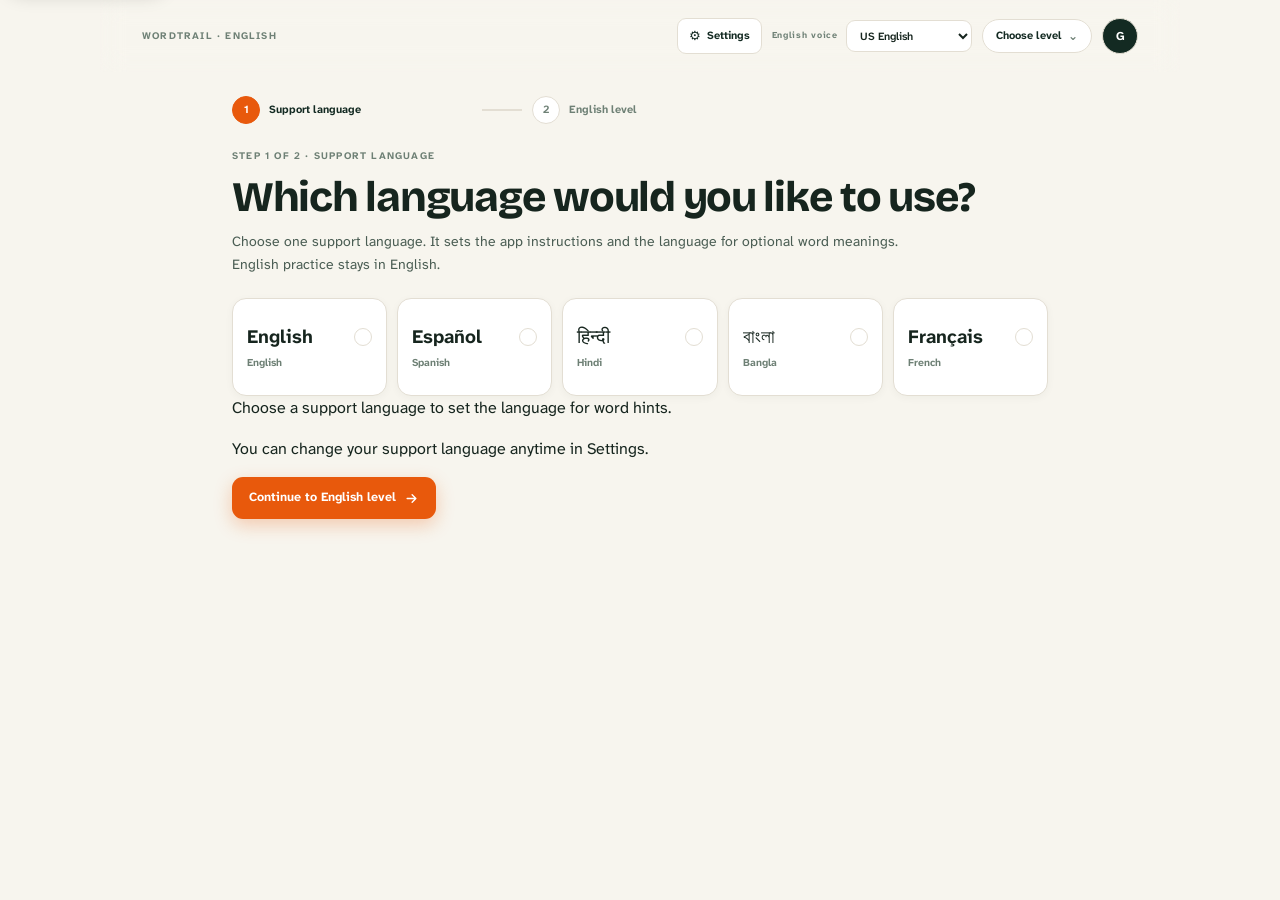
<file: supabase-app/index.html>
<!doctype html>
<html lang="en">
<head>
  <meta charset="utf-8">
  <!-- The public anon key is safe for browser use only with the RLS policies in schema.sql. Never add a service-role key here. -->
  <meta http-equiv="Content-Security-Policy" content="default-src 'self'; script-src 'self' https://cdn.jsdelivr.net; style-src 'self' 'unsafe-inline'; img-src 'self' data:; media-src 'self'; connect-src 'self' https://*.supabase.co wss://*.supabase.co; object-src 'none'; base-uri 'none'; form-action 'self'">
  <meta name="viewport" content="width=device-width, initial-scale=1">
  <meta name="theme-color" content="#173b32">
  <title>Wordtrail — English vocabulary practice</title>
  <link rel="stylesheet" href="./style.css">
</head>
<body>
  <a class="skip-link" href="#main-content" data-i18n="Skip to main content">Skip to main content</a>
  <div class="app-shell">
    <aside class="sidebar" aria-label="Main navigation">
      <div class="brand">
        <div class="brand-mark" aria-hidden="true"><svg viewBox="0 0 24 24"><path d="M19.5 4.5c-6.6.1-11 2.3-12.8 6.1-1.2 2.5-.3 5.5 2 6.6 2.5 1.2 5.7-.1 7.2-2.8 1.7-3.3 1.4-7.5 3.6-9.9Z" fill="none" stroke="currentColor" stroke-width="1.7" stroke-linecap="round"/><path d="M4.5 20c2.2-4.3 5.2-7 9-9" fill="none" stroke="currentColor" stroke-width="1.7" stroke-linecap="round"/></svg></div>
        <div class="brand-name">word<span>trail</span></div>
      </div>
      <div class="nav-caption" data-i18n="Your space">Your space</div>
      <nav class="nav-list" aria-label="Sections" data-nav-context="desktop">
        <button class="nav-button active" data-view="home" aria-label="Home" data-nav-context="desktop" data-i18n-aria="Home"><span class="nav-icon" aria-hidden="true"><svg viewBox="0 0 24 24"><path d="m3.5 10 8.5-7 8.5 7"/><path d="M5.5 9.5V21h13V9.5M9 21v-7h6v7"/></svg></span><span class="nav-label" data-i18n="Home">Home</span></button>
        <button class="nav-button" data-view="vocabulary" aria-label="Vocabulary" data-nav-context="desktop"><span class="nav-icon" aria-hidden="true">Aa</span><span class="nav-label">Vocabulary</span></button>
        <button class="nav-button" data-view="games" aria-label="Practice" data-nav-context="desktop" data-i18n-aria="Practice"><span class="nav-icon" aria-hidden="true"><svg viewBox="0 0 24 24"><path d="M8 5h8a5 5 0 0 1 4.8 6.4l-1.1 4.1a2.6 2.6 0 0 1-4.3 1.2L13.5 15h-3l-1.9 1.7a2.6 2.6 0 0 1-4.3-1.2l-1.1-4.1A5 5 0 0 1 8 5Z"/><path d="M7.5 9v4M5.5 11h4M16.5 10h.01M18.5 12.5h.01"/></svg></span><span class="nav-label" data-i18n="Practice">Practice</span></button>
        <button class="nav-button" data-view="explore" aria-label="Explore worlds" data-nav-context="desktop" data-i18n-aria="Explore worlds"><span class="nav-icon" aria-hidden="true"><svg viewBox="0 0 24 24"><path d="m3 6 6-3 6 3 6-3v15l-6 3-6-3-6 3z"/><path d="M9 3v15M15 6v15"/></svg></span><span class="nav-label" data-i18n="Explore worlds">Explore worlds</span></button>
        <button class="nav-button" data-view="nuance" aria-label="Nuance lab" data-nav-context="desktop" data-i18n-aria="Nuance lab"><span class="nav-icon" aria-hidden="true"><svg viewBox="0 0 24 24"><path d="M12 3.5 14.1 9l5.9.5-4.5 3.8 1.4 5.8-4.9-3.1-5 3.1 1.5-5.8L4 9.5 10 9z"/><path d="M19 16.5 20 19l2.5 1-2.5 1-1 2.5-1-2.5-2.5-1 2.5-1z"/></svg></span><span class="nav-label" data-i18n="Nuance lab">Nuance lab</span></button>
<button class="nav-button" data-view="academy" aria-label="Academy" data-nav-context="desktop" data-i18n-aria="Academy"><span class="nav-icon" aria-hidden="true"><svg viewBox="0 0 24 24"><path d="m2.5 9 9.5-5 9.5 5-9.5 5-9.5-5Z"/><path d="M6 11v5c3.7 2.4 8.3 2.4 12 0v-5M12 14v6"/></svg></span><span class="nav-label" data-i18n="Academy">Academy</span></button>

        <button class="nav-button" data-view="wordbook" aria-label="My wordbook" data-nav-context="desktop" data-i18n-aria="My wordbook"><span class="nav-icon" aria-hidden="true"><svg viewBox="0 0 24 24"><path d="M5 4.5A2.5 2.5 0 0 1 7.5 2H20v17H7.5A2.5 2.5 0 0 0 5 21.5z"/><path d="M5 4.5v17M8.5 6H16M8.5 10H16"/></svg></span><span class="nav-label" data-i18n="My wordbook">My wordbook</span></button>
      </nav>
      <div class="sidebar-spacer"></div>
      <div class="sidebar-journey">
        <div class="journey-top"><span data-i18n="YOUR STREAK">YOUR STREAK</span><span class="journey-flame">✦</span></div>
        <div class="journey-count"><span id="sidebar-streak">0</span> <span data-i18n="days">days</span></div>
        <div class="journey-caption">A gentle record of your practice. Your progress stays, even when you take a break.</div>
      </div>
      <div class="sidebar-bottom">Every round is optional.<br />Your pace is yours.</div>
    </aside>
    <div class="main-column">
      <header class="topbar">
        <span class="topbar-label">WORDTRAIL<span class="topbar-label-separator"> · ENGLISH</span></span>
        <div class="topbar-tools">
          <details class="quick-settings" id="quick-settings"><summary data-i18n="Settings" aria-label="Open settings" data-i18n-aria="Settings">Settings</summary>
            <div class="settings-panel" aria-label="Learning and display settings">
              <label><span data-i18n="App language">Interface language</span><select id="ui-language-select" aria-label="App language" data-i18n-aria="App language"><option value="en">English</option><option value="es">Español</option><option value="hi">हिन्दी</option><option value="bn">বাংলা</option><option value="fr">Français</option></select><small class="settings-help" data-i18n="App instructions and controls">App instructions and controls</small></label>
              <label><span data-i18n="Word hints &amp; pronunciation">Gloss &amp; speech language</span><select id="gloss-language-select" aria-label="Word hints and pronunciation language" data-i18n-aria="Word hints &amp; pronunciation"><option value="en" data-i18n="English (no extra word meanings)">English (no extra word meanings)</option><option value="es">Español</option><option value="hi">हिन्दी</option><option value="bn">বাংলা</option><option value="fr">Français</option></select><small class="settings-help" data-i18n="Language for optional word meanings and their speech">Language for optional word meanings and their speech</small></label>
              <label class="settings-check"><input id="gloss-toggle" type="checkbox"><span data-i18n="Show optional word meanings">Show optional word meanings</span></label>
              <div class="settings-actions"><button class="btn btn-outline btn-small" id="theme-toggle" data-action="toggle-theme" aria-pressed="false">Dark theme</button><button class="btn btn-outline btn-small" id="sound-toggle" data-action="toggle-sound" aria-pressed="false">Answer sounds: off</button></div>
            </div>
          </details>
          <label class="accent-control" for="accent-select"><span class="accent-control-label" data-i18n="English voice">EN VOICE</span><select id="accent-select" aria-label="English pronunciation accent" data-i18n-aria="English pronunciation accent"><option value="en-US">US English</option><option value="en-GB">UK English</option><option value="en-AU">Australian English</option><option value="en-IN">Indian English</option><option value="en-CA">Canadian English</option><option value="en-IE">Irish English</option></select></label>
          <button class="level-switch" data-action="change-level" aria-label="Change your starting level" data-i18n-aria="Change your starting level"><span id="level-switch-label">Choose level</span><span aria-hidden="true">⌄</span></button>
          <button class="auth-button" id="auth-button" type="button" aria-label="Account: guest mode" aria-haspopup="dialog">G</button>
        </div>
      </header>
      <main id="main-content" tabindex="-1"></main>
    </div>
    <nav class="mobile-nav" aria-label="Mobile navigation" data-nav-context="mobile">
      <button class="nav-button active" data-view="home" aria-label="Home" data-nav-context="mobile" data-i18n-aria="Home"><span class="nav-icon" aria-hidden="true"><svg viewBox="0 0 24 24"><path d="m3.5 10 8.5-7 8.5 7"/><path d="M5.5 9.5V21h13V9.5M9 21v-7h6v7"/></svg></span><span class="nav-label" data-i18n="Home">Home</span></button>
      <button class="nav-button" data-view="vocabulary" aria-label="Vocabulary" data-nav-context="mobile"><span class="nav-icon" aria-hidden="true">Aa</span><span class="nav-label">Vocabulary</span></button>
        <button class="nav-button" data-view="games" aria-label="Practice" data-nav-context="mobile" data-i18n-aria="Practice"><span class="nav-icon" aria-hidden="true"><svg viewBox="0 0 24 24"><path d="M8 5h8a5 5 0 0 1 4.8 6.4l-1.1 4.1a2.6 2.6 0 0 1-4.3 1.2L13.5 15h-3l-1.9 1.7a2.6 2.6 0 0 1-4.3-1.2l-1.1-4.1A5 5 0 0 1 8 5Z"/><path d="M7.5 9v4M5.5 11h4M16.5 10h.01M18.5 12.5h.01"/></svg></span><span class="nav-label" data-i18n="Practice">Practice</span></button>
      <button class="nav-button" data-view="explore" aria-label="Explore worlds" data-nav-context="mobile" data-i18n-aria="Explore worlds"><span class="nav-icon" aria-hidden="true"><svg viewBox="0 0 24 24"><path d="m3 6 6-3 6 3 6-3v15l-6 3-6-3-6 3z"/><path d="M9 3v15M15 6v15"/></svg></span><span class="nav-label" data-i18n="Worlds">Worlds</span></button>
      <button class="nav-button" data-view="nuance" aria-label="Nuance lab" data-nav-context="mobile" data-i18n-aria="Nuance lab"><span class="nav-icon" aria-hidden="true"><svg viewBox="0 0 24 24"><path d="M12 3.5 14.1 9l5.9.5-4.5 3.8 1.4 5.8-4.9-3.1-5 3.1 1.5-5.8L4 9.5 10 9z"/><path d="M19 16.5 20 19l2.5 1-2.5 1-1 2.5-1-2.5-2.5-1 2.5-1z"/></svg></span><span class="nav-label" data-i18n="Nuance lab">Nuance</span></button>
<button class="nav-button" data-view="academy" aria-label="Academy" data-nav-context="mobile" data-i18n-aria="Academy"><span class="nav-icon" aria-hidden="true"><svg viewBox="0 0 24 24"><path d="m2.5 9 9.5-5 9.5 5-9.5 5-9.5-5Z"/><path d="M6 11v5c3.7 2.4 8.3 2.4 12 0v-5M12 14v6"/></svg></span><span class="nav-label" data-i18n="Academy">Academy</span></button>

    </nav>
  </div>
  <div class="toast" id="toast" role="status" aria-live="polite"></div>

  <dialog class="auth-dialog" id="auth-dialog" aria-labelledby="auth-title">
    <form class="auth-form" id="auth-form">
      <div class="auth-dialog-heading"><div><div class="eyebrow">WORDTRAIL ACCOUNT</div><h2 id="auth-title">Save your trail</h2></div><button class="auth-close" id="auth-close" type="button" aria-label="Close sign-in dialog">×</button></div>
      <p class="auth-description" id="auth-description">Sign in to sync your profile, streak, quiz scores, and wordbook. Guest play stays on this device.</p>
      <label for="auth-email">Email address</label><input id="auth-email" type="email" autocomplete="email" maxlength="254" required>
      <label for="auth-password">Password</label><input id="auth-password" type="password" autocomplete="current-password" minlength="8" maxlength="128" required>
      <label for="auth-username">Display name <span class="auth-optional">(for new accounts)</span></label><input id="auth-username" type="text" autocomplete="nickname" maxlength="40">
      <label class="auth-sync-option"><input id="sync-guest" type="checkbox" checked><span>Sync this browser’s guest progress to my account</span></label>
      <div class="auth-actions"><button class="btn btn-primary btn-small" id="auth-signin" type="submit">Sign in</button><button class="btn btn-outline btn-small" id="auth-signup" type="button">Create account</button><button class="btn btn-outline btn-small" id="auth-sync-now" type="button" hidden>Sync guest data</button><button class="btn btn-quiet btn-small" id="auth-signout" type="button" hidden>Sign out</button></div>
      <p class="auth-message" id="auth-message" role="status" aria-live="polite"></p>
      <p class="auth-config-note" id="auth-config-note">Cloud is optional. Add your Supabase project URL and public anon key in js/config.js to enable accounts.</p>
    </form>
  </dialog>
  <script type="module" src="./js/app.js"></script>
</body>
</html>
</file>
<file: supabase-app/style.css>
/* ==========================================================================
   WORDTRAIL — THE TRAIL MAP DESIGN SYSTEM
   Bespoke typographic wayfinding & natural vocabulary practice
   ========================================================================== */

@font-face {
  font-family: 'Bricolage Grotesque';
  src: url('./fonts/bricolage-grotesque-latin.woff2') format('woff2');
  font-weight: 200 800;
  font-style: normal;
  font-display: swap;
}

@font-face {
  font-family: 'Atkinson Hyperlegible';
  src: url('./fonts/atkinson-hyperlegible-next-400.woff2') format('woff2');
  font-weight: 400;
  font-style: normal;
  font-display: swap;
}

@font-face {
  font-family: 'Atkinson Hyperlegible';
  src: url('./fonts/atkinson-hyperlegible-next-600.woff2') format('woff2');
  font-weight: 600;
  font-style: normal;
  font-display: swap;
}

@font-face {
  font-family: 'Atkinson Hyperlegible';
  src: url('./fonts/atkinson-hyperlegible-next-700.woff2') format('woff2');
  font-weight: 700;
  font-style: normal;
  font-display: swap;
}

:root {
  color-scheme: light;
  
  /* Brand Trail Palette */
  --ink: #16251e;
  --muted: #6b7d72;
  --forest: #132a22;        /* Alpine spruce */
  --forest-2: #1e3d31;      /* Forest canopy */
  --forest-light: #2b5443;
  --blaze: #e8590c;         /* Trail blaze signal orange */
  --blaze-hover: #f06a1c;
  --blaze-soft: rgba(232, 89, 12, 0.12);
  --lime: #d4e868;          /* Lichen moss */
  --mint: #e8f3ea;          /* Glade mint */
  --paper: #f7f5ee;         /* Field notebook topo paper */
  --white: #ffffff;
  --line: #e3ded3;          /* Contour line border */
  --line-strong: #c8c1b3;
  
  /* Surfaces */
  --surface-card: #ffffff;
  --surface-soft: #fbf9f4;
  --surface-raised: #f2eee4;
  --surface-subtle: #faf7f0;
  --input-surface: #ffffff;
  
  /* Text */
  --text-primary: #16251e;
  --text-secondary: #4a5d53;
  --text-muted: #6e8075;
  --text-subtle: #899c91;
  --accent-text: #20563e;
  --accent-surface: #edf4ec;
  
  /* Status */
  --success-surface: #edf7ee;
  --success-text: #216a3c;
  --error-surface: #fdf2ed;
  --error-text: #b83d1c;
  
  /* Accents */
  --coral: #e06d53;
  --blue: #4a8fa3;
  --gold: #d49a37;
  
  /* Geometry & Elevation */
  --radius-sm: 8px;
  --radius: 16px;
  --radius-lg: 20px;
  --shadow-sm: 0 2px 8px rgba(20, 42, 34, 0.04);
  --shadow: 0 10px 32px rgba(20, 42, 34, 0.07);
  --shadow-lg: 0 18px 48px rgba(20, 42, 34, 0.12);

  /* Typography */
  --font-display: 'Bricolage Grotesque', 'Atkinson Hyperlegible', system-ui, sans-serif;
  --font-body: 'Atkinson Hyperlegible', system-ui, -apple-system, BlinkMacSystemFont, "Segoe UI", sans-serif;
  font-family: var(--font-body);
  font-synthesis: none;
  text-rendering: optimizeLegibility;
  -webkit-font-smoothing: antialiased;
}

* { box-sizing: border-box; }

::selection {
  background: var(--blaze);
  color: #ffffff;
}

::-webkit-scrollbar {
  width: 8px;
  height: 8px;
}
::-webkit-scrollbar-track {
  background: var(--paper);
}
::-webkit-scrollbar-thumb {
  background: var(--line-strong);
  border-radius: 4px;
}
::-webkit-scrollbar-thumb:hover {
  background: var(--text-muted);
}

body {
  margin: 0;
  min-width: 320px;
  background: var(--paper);
  color: var(--ink);
  line-height: 1.55;
  font-family: var(--font-body);
}

h1, h2, h3, .brand-name, .hero-card h2, .page-header h1, .welcome-row h1, .summary-card h1, .question-card h1, .stat-value, .journey-count, .academy-page-header h1, .academy-class-top h1, .academy-subpage-header h1 {
  font-family: var(--font-display);
  letter-spacing: -0.03em;
  font-weight: 760;
}

button { font: inherit; color: inherit; }
button:focus-visible, a:focus-visible, input:focus-visible, select:focus-visible, textarea:focus-visible {
  outline: 2px solid var(--blaze);
  outline-offset: 2px;
}

.skip-link {
  position: fixed;
  top: 10px;
  left: 10px;
  z-index: 100;
  transform: translateY(-160%);
  padding: 10px 15px;
  border-radius: 10px;
  background: var(--blaze);
  color: #fff;
  font-size: 12px;
  font-weight: 760;
  text-decoration: none;
  box-shadow: 0 6px 20px rgba(0,0,0,.2);
  transition: transform .18s ease;
}
.skip-link:focus {
  transform: translateY(0);
  outline: 3px solid #fff;
  outline-offset: 2px;
}

.app-shell { min-height: 100vh; display: flex; }

/* --------------------------------------------------------------------------
   SIDEBAR & EXPEDITION BRAND
   -------------------------------------------------------------------------- */
.sidebar {
  width: 252px;
  position: fixed;
  inset: 0 auto 0 0;
  z-index: 10;
  display: flex;
  flex-direction: column;
  padding: 26px 18px 20px;
  background: var(--forest);
  background-image: 
    radial-gradient(circle at 100% 0%, rgba(212, 232, 104, 0.08) 0%, transparent 55%),
    linear-gradient(180deg, rgba(255,255,255,0.02) 0%, transparent 100%);
  color: #f5f8f2;
  border-right: 1px solid rgba(255,255,255,0.06);
}

.brand {
  display: flex;
  align-items: center;
  gap: 12px;
  padding: 0 10px;
  margin: 0 0 34px;
}
.brand-mark {
  width: 40px;
  height: 40px;
  border-radius: 12px;
  display: grid;
  place-items: center;
  background: var(--lime);
  color: var(--forest);
  box-shadow: 0 4px 14px rgba(212, 232, 104, 0.25);
  transition: transform 0.2s ease;
}
.brand-mark:hover { transform: rotate(-6deg) scale(1.04); }
.brand-mark svg { width: 24px; height: 24px; }
.brand-name {
  font-weight: 800;
  letter-spacing: -0.04em;
  font-size: 21px;
}
.brand-name span { color: var(--lime); }

.nav-caption {
  color: #92a89c;
  font-size: 9px;
  font-weight: 780;
  letter-spacing: 0.16em;
  padding: 0 12px;
  margin: 0 0 10px;
  text-transform: uppercase;
}
.nav-list { display: grid; gap: 5px; }
.nav-button {
  border: 0;
  color: #c9d8ce;
  width: 100%;
  border-radius: 12px;
  padding: 11px 12px;
  display: flex;
  align-items: center;
  gap: 12px;
  background: transparent;
  cursor: pointer;
  text-align: left;
  font-size: 13.5px;
  font-weight: 600;
  transition: background .16s ease, color .16s ease, transform .16s ease;
}
.nav-button:hover {
  background: rgba(255,255,255,.07);
  color: #fff;
  transform: translateX(2px);
}
.nav-button.active {
  color: var(--forest);
  background: var(--lime);
  font-weight: 750;
  box-shadow: 0 4px 14px rgba(0,0,0,0.12);
}
.nav-icon { display: grid; place-items: center; width: 20px; height: 20px; }
.nav-icon svg {
  width: 19px;
  height: 19px;
  stroke: currentColor;
  fill: none;
  stroke-width: 1.8;
  stroke-linecap: round;
  stroke-linejoin: round;
}

.sidebar-spacer { flex: 1; }

.sidebar-journey {
  padding: 16px;
  background: rgba(255,255,255,.06);
  border: 1px solid rgba(255,255,255,.1);
  border-radius: 16px;
  backdrop-filter: blur(8px);
}
.journey-top {
  display: flex;
  align-items: center;
  justify-content: space-between;
  font-size: 10px;
  font-weight: 750;
  letter-spacing: 0.1em;
  color: #b5c7bc;
}
.journey-flame { color: var(--lime); font-size: 15px; }
.journey-count {
  margin: 10px 0 4px;
  font-size: 26px;
  font-weight: 800;
  letter-spacing: -.04em;
  color: #fff;
}
.journey-caption {
  font-size: 11px;
  color: #b5c5bb;
  line-height: 1.45;
}
.sidebar-bottom {
  font-size: 10px;
  line-height: 1.45;
  color: #8fa498;
  padding: 14px 10px 0;
}

/* --------------------------------------------------------------------------
   TOPBAR & MAIN LAYOUT
   -------------------------------------------------------------------------- */
.main-column {
  margin-left: 252px;
  flex: 1;
  min-height: 100vh;
  min-width: 0;
}
.topbar {
  height: 72px;
  padding: 0 42px;
  display: flex;
  justify-content: space-between;
  align-items: center;
  gap: 14px;
  border-bottom: 1px solid var(--line);
  background: rgba(247, 245, 238, 0.85);
  backdrop-filter: blur(12px);
  position: sticky;
  top: 0;
  z-index: 20;
}
.topbar-label {
  color: var(--text-muted);
  font-size: 10px;
  letter-spacing: .12em;
  font-weight: 780;
  text-transform: uppercase;
}
.topbar-tools { display: flex; align-items: center; gap: 10px; }

.accent-control {
  display: flex;
  align-items: center;
  gap: 8px;
  color: var(--text-muted);
  font-size: 9px;
  font-weight: 780;
  letter-spacing: .08em;
}
.accent-control select {
  max-width: 126px;
  border: 1px solid var(--line);
  border-radius: 9px;
  background: var(--white);
  color: var(--text-primary);
  padding: 7px 9px;
  font: inherit;
  font-size: 11px;
  font-weight: 600;
  cursor: pointer;
}

.level-switch {
  display: inline-flex;
  align-items: center;
  gap: 6px;
  border: 1px solid var(--line);
  border-radius: 999px;
  padding: 7px 13px;
  background: var(--white);
  color: var(--forest);
  font-size: 11px;
  font-weight: 700;
  cursor: pointer;
  transition: background .16s ease, border-color .16s ease, transform .16s ease;
}
.level-switch:hover {
  background: var(--accent-surface);
  border-color: var(--accent-text);
  transform: translateY(-1px);
}
.level-switch span:last-child { color: var(--text-muted); font-size: 12px; }

main {
  max-width: 1260px;
  margin: 0 auto;
  padding: 24px 42px 72px;
}
.page {
  max-width: 1120px;
  margin: 0 auto;
  animation: enter .22s ease both;
}
@keyframes enter {
  from { opacity: .35; transform: translateY(6px); }
  to { opacity: 1; transform: translateY(0); }
}

.eyebrow {
  color: var(--text-muted);
  text-transform: uppercase;
  letter-spacing: .12em;
  font-weight: 780;
  font-size: 10px;
}
.welcome-row {
  display: flex;
  align-items: flex-end;
  justify-content: space-between;
  gap: 24px;
  margin: 4px 0 26px;
}
h1, h2, h3, p { margin-top: 0; }
.welcome-row h1 {
  margin: 8px 0 8px;
  font-size: clamp(32px, 3.8vw, 44px);
  line-height: 1.08;
  letter-spacing: -.04em;
  font-weight: 780;
}
.welcome-row h1 span { color: var(--text-muted); }
.welcome-row p {
  color: var(--text-secondary);
  line-height: 1.55;
  margin: 0;
  font-size: 14px;
  max-width: 540px;
}
.day-pill {
  display: inline-flex;
  align-items: center;
  gap: 8px;
  white-space: nowrap;
  padding: 8px 13px;
  border: 1px solid var(--line);
  background: var(--white);
  border-radius: 999px;
  color: var(--forest);
  font-size: 11px;
  font-weight: 700;
  box-shadow: var(--shadow-sm);
}
.day-pill .dot { width: 7px; height: 7px; border-radius: 50%; background: var(--blaze); }

/* --------------------------------------------------------------------------
   HERO WAYPOINT CARD
   -------------------------------------------------------------------------- */
.hero-card {
  position: relative;
  overflow: hidden;
  min-height: 240px;
  border-radius: var(--radius-lg);
  padding: 30px 34px;
  display: flex;
  justify-content: space-between;
  align-items: center;
  gap: 30px;
  background: var(--forest);
  background-image: 
    radial-gradient(ellipse at 85% 15%, rgba(212, 232, 104, 0.12) 0%, transparent 60%),
    radial-gradient(circle at 10% 90%, rgba(232, 89, 12, 0.1) 0%, transparent 50%);
  color: white;
  box-shadow: 0 16px 40px rgba(19, 42, 34, .16);
  border: 1px solid rgba(255,255,255,0.08);
}
.hero-copy { position: relative; z-index: 1; max-width: 580px; }
.hero-tag {
  display: inline-flex;
  border-radius: 999px;
  padding: 6px 11px;
  align-items: center;
  gap: 7px;
  color: #fff;
  background: var(--blaze);
  font-weight: 780;
  font-size: 9px;
  letter-spacing: .12em;
  text-transform: uppercase;
}
.hero-tag .spark { font-size: 11px; }
.hero-card h2 {
  font-size: clamp(24px, 2.6vw, 33px);
  line-height: 1.15;
  letter-spacing: -.04em;
  margin: 14px 0 10px;
  max-width: 480px;
}
.hero-card p {
  font-size: 13.5px;
  color: #c7d8ce;
  line-height: 1.6;
  margin: 0 0 18px;
  max-width: 480px;
}

/* Trail Buttons */
.btn {
  border: 0;
  display: inline-flex;
  align-items: center;
  justify-content: center;
  gap: 8px;
  cursor: pointer;
  border-radius: 11px;
  padding: 11px 17px;
  font-size: 12.5px;
  font-weight: 750;
  transition: transform .16s ease, box-shadow .16s ease, background .16s ease, border-color .16s ease;
}
.btn:hover { transform: translateY(-1px); }
.btn-primary {
  color: #fff;
  background: var(--blaze);
  box-shadow: 0 6px 18px rgba(232, 89, 12, .28);
}
.btn-primary:hover {
  background: var(--blaze-hover);
  box-shadow: 0 8px 22px rgba(232, 89, 12, .38);
}
.btn-light {
  color: var(--forest);
  background: #fff;
  box-shadow: 0 4px 14px rgba(0,0,0,0.08);
}
.btn-light:hover { background: #f6f8f4; }
.btn-quiet {
  background: var(--surface-raised);
  color: var(--text-primary);
  border: 1px solid var(--line);
}
.btn-quiet:hover { background: #e7e2d6; }
.btn-outline {
  background: transparent;
  color: var(--text-primary);
  border: 1px solid var(--line-strong);
}
.btn-outline:hover { background: var(--surface-raised); }
.btn-small { padding: 8px 12px; font-size: 11px; border-radius: 9px; }
.btn svg {
  width: 15px;
  height: 15px;
  stroke: currentColor;
  fill: none;
  stroke-width: 2.2;
  stroke-linecap: round;
  stroke-linejoin: round;
}

.hero-secondary {
  display: inline-block;
  border: 0;
  margin-left: 14px;
  padding: 8px 0;
  background: transparent;
  color: #d6e5dc;
  font-size: 11.5px;
  font-weight: 700;
  cursor: pointer;
}
.hero-secondary:hover { color: #fff; text-decoration: underline; }

.lesson-steps {
  flex: 0 0 210px;
  height: auto;
  display: grid;
  gap: 8px;
  align-content: center;
}
.lesson-step {
  display: flex;
  align-items: center;
  gap: 10px;
  padding: 10px 12px;
  color: #f1f6f1;
  background: rgba(255,255,255,.07);
  border: 1px solid rgba(255,255,255,.12);
  border-radius: 12px;
  font-size: 11px;
  font-weight: 680;
}
.lesson-step span {
  display: grid;
  place-items: center;
  width: 20px;
  height: 20px;
  border-radius: 6px;
  background: var(--lime);
  color: var(--forest);
  font-size: 10px;
  font-weight: 800;
}
.lesson-connector {
  width: 2px;
  height: 6px;
  margin: -6px 0 -6px 20px;
  background: var(--lime);
  opacity: 0.6;
}

/* --------------------------------------------------------------------------
   STATS & FIELD TRACKER
   -------------------------------------------------------------------------- */
.stats-grid {
  display: grid;
  grid-template-columns: repeat(3, 1fr);
  gap: 14px;
  margin: 18px 0 34px;
}
.stat-card {
  padding: 18px 20px;
  background: var(--white);
  border: 1px solid var(--line);
  border-radius: var(--radius);
  display: flex;
  align-items: center;
  justify-content: space-between;
  gap: 12px;
  box-shadow: var(--shadow-sm);
  transition: transform .18s ease, box-shadow .18s ease;
}
.stat-card:hover {
  transform: translateY(-2px);
  box-shadow: var(--shadow);
}
.stat-title { font-size: 11px; color: var(--text-muted); font-weight: 650; }
.stat-value { font-size: 24px; letter-spacing: -.03em; font-weight: 800; margin-top: 4px; color: var(--ink); }
.stat-suffix { color: var(--text-muted); font-size: 13px; font-weight: 600; }
.stat-icon {
  width: 38px;
  height: 38px;
  display: grid;
  place-items: center;
  border-radius: 11px;
  background: var(--mint);
  color: var(--forest);
  font-size: 17px;
}

.section-heading {
  display: flex;
  align-items: flex-end;
  justify-content: space-between;
  gap: 20px;
  margin: 0 0 16px;
}
.section-heading h2 { margin: 0 0 4px; font-size: 20px; letter-spacing: -.03em; }
.section-heading p { color: var(--text-secondary); margin: 0; font-size: 12.5px; line-height: 1.5; }
.text-button {
  border: 0;
  background: none;
  color: var(--accent-text);
  font-size: 12px;
  font-weight: 750;
  cursor: pointer;
  padding: 6px 0;
}
.text-button:hover { color: var(--forest); text-decoration: underline; }

/* --------------------------------------------------------------------------
   WORLDS & EXPLORATION
   -------------------------------------------------------------------------- */
.world-grid {
  display: grid;
  grid-template-columns: repeat(4, minmax(0, 1fr));
  gap: 14px;
}
.world-card {
  background: var(--white);
  border: 1px solid var(--line);
  border-radius: var(--radius);
  padding: 18px;
  min-width: 0;
  transition: transform .18s ease, box-shadow .18s ease, border-color .18s ease;
  box-shadow: var(--shadow-sm);
}
.world-card:hover {
  transform: translateY(-3px);
  box-shadow: var(--shadow);
  border-color: var(--line-strong);
}
.world-icon {
  width: 44px;
  height: 44px;
  border-radius: 12px;
  display: grid;
  place-items: center;
  font-size: 21px;
  margin-bottom: 12px;
}
.world-card h3 { font-size: 15px; margin: 0 0 6px; letter-spacing: -.02em; }
.world-card p { font-size: 11.5px; line-height: 1.5; color: var(--text-secondary); margin: 0; min-height: 35px; }
.world-progress-row {
  display: flex;
  justify-content: space-between;
  align-items: center;
  margin: 13px 0 7px;
  font-size: 10px;
  font-weight: 650;
  color: var(--text-muted);
}
.mini-track, .progress-track {
  background: var(--surface-raised);
  overflow: hidden;
  border-radius: 999px;
  height: 5px;
}
.mini-track span, .progress-track span {
  display: block;
  height: 100%;
  border-radius: inherit;
  background: var(--blaze);
  transition: width .25s ease;
}
.world-action {
  width: 100%;
  border: 0;
  padding: 11px 0 0;
  margin-top: 10px;
  border-top: 1px solid var(--line);
  display: flex;
  justify-content: space-between;
  align-items: center;
  cursor: pointer;
  background: transparent;
  color: var(--forest);
  font-size: 11px;
  font-weight: 760;
}
.world-action span:last-child { font-size: 15px; transition: transform .16s ease; }
.world-action:hover span:last-child { transform: translateX(3px); }

/* Explore Worlds View */
.explore-grid { display: grid; grid-template-columns: repeat(2, 1fr); gap: 16px; }
.explore-card {
  background: var(--white);
  border: 1px solid var(--line);
  border-radius: var(--radius);
  overflow: hidden;
  box-shadow: var(--shadow-sm);
  transition: transform .18s ease, box-shadow .18s ease;
}
.explore-card:hover { transform: translateY(-2px); box-shadow: var(--shadow); }
.explore-card-top {
  padding: 22px 22px 18px;
  display: flex;
  gap: 16px;
  align-items: flex-start;
}
.explore-card .world-icon { flex: 0 0 50px; height: 50px; margin: 0; border-radius: 14px; font-size: 24px; }
.explore-card h2 { font-size: 18px; margin: 0 0 6px; letter-spacing: -.02em; }
.explore-card p { color: var(--text-secondary); font-size: 12px; line-height: 1.55; margin: 0; }
.explore-card-bottom {
  padding: 14px 22px 18px;
  border-top: 1px solid var(--line);
  display: flex;
  justify-content: space-between;
  align-items: center;
  gap: 16px;
}
.scene-count { font-size: 11px; color: var(--text-muted); }
.scene-count strong { color: var(--ink); }

/* --------------------------------------------------------------------------
   WEEKLY FIELD CALENDAR STRIP
   -------------------------------------------------------------------------- */
.week-card {
  display: flex;
  align-items: center;
  justify-content: space-between;
  gap: 24px;
  background: var(--white);
  border: 1px solid var(--line);
  border-radius: var(--radius);
  padding: 18px 22px;
  margin: -16px 0 32px;
  box-shadow: var(--shadow-sm);
}
.week-copy { max-width: 360px; }
.week-copy h3 { font-size: 15px; letter-spacing: -.02em; margin: 5px 0 4px; }
.week-copy p { color: var(--text-secondary); font-size: 11px; line-height: 1.5; margin: 0; }
.week-days { display: flex; align-items: center; gap: 8px; }
.week-day {
  display: grid;
  justify-items: center;
  gap: 5px;
  color: var(--text-muted);
  font-size: 9px;
  font-weight: 700;
  min-width: 32px;
}
.week-day b {
  width: 28px;
  height: 28px;
  display: grid;
  place-items: center;
  border: 1px solid var(--line);
  border-radius: 50%;
  color: var(--text-secondary);
  background: var(--surface-soft);
  font-size: 10px;
  font-weight: 700;
  transition: all .2s ease;
}
.week-day.active b {
  border-color: var(--blaze);
  background: var(--blaze);
  color: #fff;
  animation: soft-pop .32s ease both;
}
.week-day.is-today b {
  outline: 2px solid var(--forest);
  outline-offset: 2px;
}
.week-day.future { opacity: .45; }

/* --------------------------------------------------------------------------
   GAME CARDS & PRACTICE LABS
   -------------------------------------------------------------------------- */
.game-grid { display: grid; grid-template-columns: repeat(2, minmax(0,1fr)); gap: 14px; }
.learning-grid { grid-template-columns: repeat(3, minmax(0,1fr)); }
.game-card {
  min-width: 0;
  display: flex;
  flex-direction: column;
  background: var(--white);
  border: 1px solid var(--line);
  border-radius: var(--radius);
  padding: 19px;
  transition: transform .18s ease, box-shadow .18s ease, border-color .18s ease;
  animation: card-rise .3s ease both;
  box-shadow: var(--shadow-sm);
}
.game-card:hover {
  transform: translateY(-2px);
  box-shadow: var(--shadow);
  border-color: var(--line-strong);
}
.game-card-top {
  display: flex;
  align-items: center;
  justify-content: space-between;
  gap: 7px;
  margin-bottom: 12px;
}
.game-icon {
  width: 42px;
  height: 42px;
  border-radius: 12px;
  display: grid;
  place-items: center;
  font-size: 21px;
  background: var(--game-tint);
}
.game-label {
  color: var(--text-muted);
  font-size: 8px;
  line-height: 1.2;
  letter-spacing: .08em;
  font-weight: 800;
  text-align: right;
  text-transform: uppercase;
}
.game-card h3 { font-size: 16px; letter-spacing: -.02em; margin: 0 0 6px; }
.game-card p { color: var(--text-secondary); font-size: 11.5px; line-height: 1.55; margin: 0; flex: 1; }
.game-goal {
  display: grid;
  gap: 4px;
  margin-top: 13px;
  padding: 10px 12px;
  border-radius: 10px;
  background: var(--surface-soft);
  border: 1px solid var(--line);
}
.game-goal strong { color: var(--text-muted); font-size: 8px; letter-spacing: .08em; text-transform: uppercase; }
.game-goal span { color: var(--text-primary); font-size: 10.5px; line-height: 1.5; font-weight: 600; }
.game-meta { display: flex; justify-content: space-between; gap: 7px; color: var(--text-muted); font-size: 9px; margin: 12px 0 10px; }
.game-play-button {
  min-height: 42px;
  border: 0;
  border-top: 1px solid var(--line);
  padding: 11px 0 0;
  background: transparent;
  color: var(--forest);
  font-size: 11px;
  font-weight: 750;
  display: flex;
  align-items: center;
  justify-content: space-between;
  cursor: pointer;
  text-align: left;
}
.game-play-button:hover { color: var(--blaze); }
.game-play-button span { font-size: 15px; transition: transform .18s ease; }
.game-play-button:hover span { transform: translateX(3px); }

/* Sampler Banner Card */
.sampler-card {
  display: grid;
  grid-template-columns: minmax(0,1fr) auto;
  align-items: center;
  gap: 16px 24px;
  background: var(--forest);
  background-image: radial-gradient(ellipse at 80% 20%, rgba(212, 232, 104, 0.1) 0%, transparent 60%);
  color: white;
  border-radius: var(--radius-lg);
  padding: 24px 28px;
  margin: -4px 0 20px;
  overflow: hidden;
  box-shadow: 0 12px 36px rgba(19, 42, 34, 0.14);
}
.sampler-card .eyebrow { color: #b7cebf; }
.sampler-card h2 { font-size: 22px; letter-spacing: -.03em; margin: 6px 0 5px; }
.sampler-card p { color: #d0ded5; font-size: 11.5px; line-height: 1.55; margin: 0 0 14px; max-width: 500px; }
.sampler-steps {
  display: flex;
  align-items: center;
  gap: 7px;
  background: rgba(255,255,255,.07);
  border: 1px solid rgba(255,255,255,.12);
  border-radius: 14px;
  padding: 12px 14px;
  font-size: 11.5px;
  font-weight: 700;
}
.sampler-steps b { color: var(--lime); font-size: 12px; }
.sampler-played {
  grid-column: 1 / -1;
  padding-top: 10px;
  border-top: 1px solid rgba(255,255,255,.12);
  color: #b5c7bd;
  font-size: 9.5px;
}

.skill-chips { display: flex; flex-wrap: wrap; gap: 8px; margin-top: 12px; }
.skill-chips span {
  border: 1px solid var(--line);
  background: var(--white);
  color: var(--text-secondary);
  padding: 6px 11px;
  border-radius: 999px;
  font-size: 10.5px;
  font-weight: 650;
  box-shadow: var(--shadow-sm);
}

.feature-card {
  min-height: 150px;
  background: var(--mint);
  border-radius: var(--radius);
  padding: 22px;
  display: flex;
  align-items: center;
  justify-content: space-between;
  gap: 16px;
  overflow: hidden;
  border: 1px solid rgba(43, 84, 67, 0.08);
}
.feature-card.tone-feature {
  background: #faece5;
  border-color: rgba(232, 89, 12, 0.12);
}
.feature-card h3 { margin: 6px 0 5px; font-size: 17px; letter-spacing: -.02em; }
.feature-card p { color: var(--text-secondary); font-size: 11.5px; line-height: 1.5; margin: 0 0 13px; max-width: 350px; }
.feature-symbol {
  flex: 0 0 64px;
  height: 64px;
  border-radius: 16px;
  display: grid;
  place-items: center;
  background: rgba(255,255,255,.65);
  font-size: 28px;
  box-shadow: var(--shadow-sm);
}

/* --------------------------------------------------------------------------
   QUESTION / CHALLENGE SCREEN (ATKINSON HIGH-LEGIBILITY SPECIMEN)
   -------------------------------------------------------------------------- */
.challenge-top {
  display: flex;
  justify-content: space-between;
  align-items: center;
  gap: 15px;
  margin-bottom: 14px;
}
.back-button {
  border: 0;
  background: transparent;
  padding: 6px 0;
  cursor: pointer;
  display: inline-flex;
  gap: 7px;
  align-items: center;
  color: var(--forest);
  font-size: 12px;
  font-weight: 750;
}
.back-button:hover { color: var(--blaze); }
.step-count { color: var(--text-muted); font-size: 11px; font-weight: 700; }
.challenge-progress { margin-bottom: 22px; height: 6px; }
.challenge-progress span { background: var(--blaze); }

.challenge-grid {
  display: grid;
  grid-template-columns: minmax(0, 1fr) 260px;
  gap: 20px;
  align-items: start;
}
.question-card {
  background: var(--white);
  border: 1px solid var(--line);
  border-radius: var(--radius-lg);
  padding: 28px;
  box-shadow: var(--shadow);
}
.scene-chip {
  display: inline-flex;
  gap: 8px;
  align-items: center;
  background: var(--surface-raised);
  border: 1px solid var(--line);
  border-radius: 9px;
  padding: 7px 11px;
  color: var(--text-secondary);
  font-size: 10.5px;
  font-weight: 680;
}
.scene-chip .scene-emoji { font-size: 16px; }
.scene-name { color: var(--ink); font-weight: 760; margin-left: 2px; }

.question-label {
  color: var(--text-muted);
  text-transform: uppercase;
  font-size: 9.5px;
  letter-spacing: .12em;
  font-weight: 800;
  margin: 20px 0 8px;
}
.question-card h1 {
  font-size: clamp(22px, 2.6vw, 30px);
  letter-spacing: -.03em;
  line-height: 1.25;
  margin: 0 0 12px;
  max-width: 700px;
}
.question-instruction {
  font-size: 12.5px;
  line-height: 1.6;
  color: var(--text-secondary);
  margin: 0 0 20px;
}
.sentence-box {
  background: var(--surface-soft);
  border: 1px solid var(--line);
  padding: 18px 20px;
  border-radius: 14px;
  font-size: 16px;
  line-height: 1.75;
  color: var(--ink);
  font-weight: 560;
  box-shadow: inset 0 1px 3px rgba(0,0,0,0.02);
}
.blank-slot {
  display: inline-block;
  min-width: 110px;
  text-align: center;
  color: var(--blaze);
  font-weight: 750;
  border-bottom: 2px dashed var(--blaze);
  padding: 0 6px 1px;
}
.hint-line {
  color: var(--text-muted);
  font-size: 11px;
  line-height: 1.5;
  margin: 10px 0 22px;
}

/* Question Option Buttons */
.option-list {
  display: grid;
  grid-template-columns: repeat(2, minmax(0,1fr));
  gap: 10px;
}
.option-row {
  display: flex;
  align-items: stretch;
  gap: 8px;
  min-width: 0;
}
.option-row .option-button { flex: 1; min-width: 0; }
.option-row .speaker-button { align-self: center; }

.option-button {
  min-height: 54px;
  padding: 10px 14px;
  border: 1.5px solid var(--line);
  background: var(--white);
  cursor: pointer;
  border-radius: 12px;
  display: flex;
  align-items: center;
  gap: 12px;
  text-align: left;
  transition: background .16s ease, border-color .16s ease, transform .16s ease, box-shadow .16s ease;
  box-shadow: var(--shadow-sm);
}
.option-button:hover:not(:disabled) {
  border-color: var(--forest);
  background: var(--surface-soft);
  transform: translateY(-2px);
  box-shadow: var(--shadow);
}
.option-button:disabled { cursor: default; }

.option-letter {
  width: 28px;
  height: 28px;
  border-radius: 8px;
  flex: 0 0 28px;
  display: grid;
  place-items: center;
  background: var(--surface-raised);
  color: var(--text-secondary);
  font-size: 11px;
  font-weight: 760;
  transition: all .16s ease;
}
.option-word {
  font-size: 13.5px;
  font-weight: 680;
  color: var(--ink);
}

.option-button.correct {
  border-color: #216a3c;
  background: var(--success-surface);
}
.option-button.correct .option-letter {
  color: white;
  background: #216a3c;
}
.option-button.incorrect {
  border-color: #b83d1c;
  background: var(--error-surface);
}
.option-button.incorrect .option-letter {
  color: white;
  background: #b83d1c;
}
.option-button.dimmed { opacity: .55; }

/* Speaker Controls */
.speaker-button {
  width: 38px;
  height: 38px;
  flex: 0 0 38px;
  display: inline-grid;
  place-items: center;
  padding: 0;
  border: 1px solid var(--line);
  border-radius: 10px;
  background: var(--white);
  color: var(--forest);
  cursor: pointer;
  transition: background .15s ease, border-color .15s ease, transform .15s ease;
  box-shadow: var(--shadow-sm);
}
.speaker-button:hover {
  background: var(--surface-raised);
  border-color: var(--forest);
  transform: translateY(-1px);
}
.speaker-button svg, .listen-icon svg {
  width: 18px;
  height: 18px;
  stroke: currentColor;
  fill: none;
  stroke-width: 2;
  stroke-linecap: round;
  stroke-linejoin: round;
}

/* Feedback Card */
.feedback-card {
  margin-top: 20px;
  border-radius: var(--radius);
  padding: 18px 20px;
  border: 1.5px solid #a3d2ab;
  background: #eef8ef;
  animation: enter .2s ease both;
}
.feedback-card.incorrect-feedback {
  background: #fdf3ef;
  border-color: #f0b7a8;
}
.feedback-heading {
  display: flex;
  align-items: center;
  gap: 10px;
  margin: 0 0 8px;
  font-size: 14px;
  font-weight: 800;
}
.feedback-check {
  width: 24px;
  height: 24px;
  display: grid;
  place-items: center;
  background: #216a3c;
  color: #fff;
  border-radius: 50%;
  font-size: 12px;
}
.incorrect-feedback .feedback-check {
  background: #b83d1c;
  color: #fff;
}
.feedback-card p {
  color: var(--text-secondary);
  font-size: 12px;
  line-height: 1.6;
  margin: 0 0 10px;
}
.feedback-word {
  display: flex;
  align-items: center;
  justify-content: space-between;
  gap: 12px;
  margin: 0 0 10px;
  font-size: 12px;
  color: var(--text-secondary);
}
.feedback-word strong { color: var(--forest); font-size: 14px; }
.feedback-extra {
  border-top: 1px solid rgba(33, 106, 60, 0.15);
  padding-top: 10px;
  margin-top: 10px !important;
}
.related-row {
  display: flex;
  align-items: center;
  flex-wrap: wrap;
  gap: 6px;
  color: var(--text-secondary);
  font-size: 11px;
  margin-top: 10px;
}
.related-row strong { color: var(--ink); margin-right: 2px; }
.related-chip {
  display: inline-flex;
  align-items: center;
  gap: 4px;
  background: var(--white);
  border: 1px solid var(--line);
  border-radius: 999px;
  padding: 4px 9px;
  color: var(--forest);
  font-size: 10px;
  font-weight: 700;
}
.feedback-actions {
  display: flex;
  flex-wrap: wrap;
  justify-content: space-between;
  align-items: center;
  gap: 10px;
  margin-top: 14px;
}
.save-word-button {
  border: 0;
  padding: 8px 0;
  background: transparent;
  color: var(--forest);
  cursor: pointer;
  font-size: 11px;
  font-weight: 760;
}
.save-word-button:hover { color: var(--blaze); }

/* Challenge Sidebar (Aside) */
.challenge-aside { display: grid; gap: 14px; }
.aside-card {
  padding: 18px;
  border-radius: var(--radius);
  background: var(--white);
  border: 1px solid var(--line);
  box-shadow: var(--shadow-sm);
}
.aside-card h3 { margin: 0 0 8px; font-size: 13px; font-weight: 760; }
.aside-card p { color: var(--text-secondary); font-size: 11px; line-height: 1.55; margin: 0; }
.aside-tip-icon {
  margin-bottom: 10px;
  width: 32px;
  height: 32px;
  background: var(--mint);
  color: var(--forest);
  border-radius: 9px;
  display: grid;
  place-items: center;
}
.aside-tip-icon svg { width: 17px; height: 17px; stroke: currentColor; fill: none; stroke-width: 2; stroke-linecap: round; stroke-linejoin: round; }
.aside-progress-number { font-size: 26px; font-weight: 800; letter-spacing: -.03em; margin: 4px 0; color: var(--ink); }
.aside-progress-label { color: var(--text-muted); font-size: 9.5px; margin-bottom: 10px; font-weight: 650; }

/* --------------------------------------------------------------------------
   NUANCE LAB
   -------------------------------------------------------------------------- */
.nuance-layout { display: grid; grid-template-columns: 240px 1fr; gap: 18px; align-items: start; }
.family-panel {
  background: var(--white);
  border: 1px solid var(--line);
  border-radius: var(--radius);
  padding: 16px;
  box-shadow: var(--shadow-sm);
}
.family-panel .eyebrow { padding: 4px 8px 10px; display: block; }
.family-button {
  width: 100%;
  border: 0;
  background: transparent;
  text-align: left;
  cursor: pointer;
  border-radius: 11px;
  padding: 11px 12px;
  display: flex;
  align-items: center;
  justify-content: space-between;
  font-size: 12.5px;
  font-weight: 700;
  color: var(--text-secondary);
  transition: all .16s ease;
}
.family-button:hover { background: var(--surface-raised); color: var(--ink); }
.family-button.active { background: var(--mint); color: var(--forest); }
.family-button span:last-child { color: var(--text-muted); font-size: 16px; }

.nuance-feature {
  background: var(--forest);
  background-image: radial-gradient(ellipse at 85% 20%, rgba(212, 232, 104, 0.12) 0%, transparent 60%);
  color: white;
  border-radius: var(--radius-lg);
  padding: 24px 26px;
  margin-bottom: 16px;
  box-shadow: 0 12px 32px rgba(19, 42, 34, 0.12);
}
.nuance-feature .eyebrow { color: #b7cebf; }
.nuance-feature h2 { font-size: 24px; margin: 8px 0 7px; letter-spacing: -.03em; }
.nuance-feature p { margin: 0; color: #d0ded5; font-size: 12.5px; line-height: 1.6; max-width: 700px; }
.nuance-note {
  margin-top: 14px;
  background: rgba(212, 232, 104, 0.14);
  border: 1px solid rgba(212, 232, 104, 0.22);
  color: #f1f7e4;
  padding: 10px 14px;
  border-radius: 11px;
  font-size: 11px;
  line-height: 1.5;
}
.nuance-cards { display: grid; grid-template-columns: repeat(2, minmax(0,1fr)); gap: 14px; }
.nuance-word-card {
  background: var(--white);
  border: 1.5px solid var(--line);
  border-radius: var(--radius);
  padding: 18px;
  cursor: pointer;
  transition: border-color .16s ease, transform .16s ease, box-shadow .16s ease;
  box-shadow: var(--shadow-sm);
}
.nuance-word-card:hover {
  border-color: var(--forest);
  transform: translateY(-2px);
  box-shadow: var(--shadow);
}
.nuance-word-card.selected {
  border-color: var(--blaze);
  box-shadow: 0 0 0 2px var(--blaze-soft);
}
.nuance-word-top { display: flex; justify-content: space-between; gap: 10px; align-items: center; }
.nuance-word-top h3 { margin: 0; font-size: 17px; letter-spacing: -.02em; }
.word-tag {
  font-size: 9.5px;
  color: var(--forest);
  background: var(--mint);
  border: 1px solid rgba(43,84,67,0.12);
  border-radius: 999px;
  padding: 5px 9px;
  white-space: nowrap;
  font-weight: 750;
}
.nuance-word-card p { font-size: 11.5px; line-height: 1.55; color: var(--text-secondary); margin: 9px 0 0; }
.word-example {
  color: var(--ink) !important;
  background: var(--surface-soft);
  border: 1px solid var(--line);
  border-radius: 10px;
  padding: 9px 12px;
  margin-top: 12px !important;
  font-size: 11px;
}
.tone-cta {
  background: #faece5;
  border: 1px solid rgba(232, 89, 12, 0.15);
  border-radius: var(--radius);
  margin-top: 18px;
  padding: 18px 22px;
  display: flex;
  align-items: center;
  justify-content: space-between;
  gap: 16px;
}
.tone-cta h3 { margin: 0 0 4px; font-size: 15px; }
.tone-cta p { margin: 0; color: #726259; font-size: 11px; line-height: 1.5; }

/* --------------------------------------------------------------------------
   WORDBOOK & FLASHCARDS
   -------------------------------------------------------------------------- */
.wordbook-toolbar { display: flex; gap: 9px; align-items: center; margin: -4px 0 18px; flex-wrap: wrap; }
.filter-chip {
  border: 1px solid var(--line);
  background: var(--white);
  color: var(--text-secondary);
  border-radius: 999px;
  padding: 8px 14px;
  font-size: 11px;
  font-weight: 700;
  cursor: pointer;
  transition: all .16s ease;
}
.filter-chip:hover { border-color: var(--forest); }
.filter-chip.active { border-color: var(--blaze); background: var(--blaze); color: #fff; }
.word-search-label { display: block; margin: 0 0 6px; color: var(--text-secondary); font-size: 11px; font-weight: 750; }
.word-search-row { display: flex; align-items: center; gap: 12px; margin-bottom: 16px; }
#word-search {
  width: min(100%, 460px);
  border: 1px solid var(--line);
  border-radius: 11px;
  padding: 11px 14px;
  background: var(--white);
  color: var(--ink);
  font: inherit;
  font-size: 12px;
}
#word-search:focus { outline: 2px solid var(--blaze); border-color: var(--blaze); }
.word-list { display: grid; grid-template-columns: repeat(2, minmax(0,1fr)); gap: 14px; }
.saved-word-card {
  padding: 18px;
  border-radius: var(--radius);
  background: var(--white);
  border: 1px solid var(--line);
  box-shadow: var(--shadow-sm);
}
.saved-word-heading { display: flex; align-items: flex-start; justify-content: space-between; gap: 12px; }
.saved-word-heading h3 { font-size: 18px; letter-spacing: -.02em; margin: 0 0 4px; }
.saved-word-heading .word-context { color: var(--text-muted); font-size: 10.5px; }
.saved-word-card > p { color: var(--text-secondary); font-size: 11.5px; line-height: 1.55; margin: 12px 0 8px; }
.saved-word-card blockquote {
  background: var(--surface-soft);
  border-left: 3px solid var(--blaze);
  color: var(--ink);
  margin: 10px 0 0;
  padding: 9px 12px;
  border-radius: 0 9px 9px 0;
  font-size: 11px;
  line-height: 1.55;
}
.saved-word-actions { display: flex; justify-content: space-between; align-items: center; margin-top: 14px; gap: 8px; }

/* Flashcards */
.flashcard-shell { max-width: 780px; margin: 0 auto; }
.flashcard-card {
  min-height: 300px;
  padding: clamp(24px, 4vw, 40px);
  border: 1px solid var(--line);
  border-radius: var(--radius-lg);
  background: var(--white);
  box-shadow: var(--shadow-lg);
  animation: card-rise .28s ease both;
}
.flashcard-prompt {
  margin: 20px 0;
  padding: 22px;
  border-radius: var(--radius);
  background: var(--surface-soft);
  border: 1px solid var(--line);
  color: var(--ink);
  font-size: clamp(17px, 2.2vw, 22px);
  line-height: 1.7;
}
.flashcard-answer {
  padding: 20px;
  border-radius: var(--radius);
  background: var(--success-surface);
  border: 1.5px solid #a4d4ad;
  animation: enter .2s ease both;
}
.flashcard-answer h2 { margin: 0 0 6px; font-size: 26px; }
.rating-row { display: grid; grid-template-columns: repeat(3, minmax(0,1fr)); gap: 10px; margin-top: 18px; }
.rating-button {
  min-width: 0;
  min-height: 52px;
  display: grid;
  gap: 2px;
  justify-items: center;
  border: 1.5px solid var(--line);
  border-radius: 12px;
  background: var(--white);
  cursor: pointer;
  font-weight: 760;
  transition: all .16s ease;
}
.rating-button:hover { transform: translateY(-2px); box-shadow: var(--shadow); }
.rating-button[data-rating="hard"] { color: #b83d1c; border-color: #f2c7bc; }
.rating-button[data-rating="medium"] { color: #c48b25; border-color: #f2e0b5; }
.rating-button[data-rating="easy"] { color: #216a3c; border-color: #bee0c5; }

/* --------------------------------------------------------------------------
   VOCABULARY SHELF
   -------------------------------------------------------------------------- */
.vocabulary-home {
  display: flex;
  align-items: center;
  justify-content: space-between;
  gap: 20px;
  background: var(--white);
  border: 1px solid var(--line);
  border-radius: var(--radius);
  padding: 24px 28px;
  margin: 22px 0;
  box-shadow: var(--shadow-sm);
}
.vocabulary-home h2 { margin: 6px 0; font-size: 21px; }
.vocabulary-home p { margin: 0; color: var(--text-secondary); font-size: 13px; }
.vocabulary-panel {
  background: var(--white);
  border: 1px solid var(--line);
  border-radius: var(--radius);
  padding: 26px;
  box-shadow: var(--shadow-sm);
}
.vocabulary-panel label { display: block; font-weight: 750; font-size: 12px; margin: 14px 0 6px; color: var(--text-secondary); }
.vocabulary-panel input, .vocabulary-panel select {
  width: 100%;
  max-width: 460px;
  padding: 11px 14px;
  border: 1px solid var(--line);
  border-radius: 10px;
  background: var(--input-surface);
  color: var(--text-primary);
  font: inherit;
  font-size: 13px;
}
.vocabulary-count { color: var(--text-muted); font-size: 12px; margin: 20px 0 14px; }
.vocabulary-grid { display: grid; grid-template-columns: repeat(auto-fill, minmax(210px, 1fr)); gap: 10px; }
.vocabulary-item {
  display: flex;
  justify-content: space-between;
  align-items: center;
  gap: 8px;
  border: 1px solid var(--line);
  border-radius: 12px;
  padding: 10px 13px;
  min-width: 0;
  background: var(--white);
  transition: border-color .15s ease, transform .15s ease;
}
.vocabulary-item:hover { border-color: var(--forest); transform: translateY(-1px); }
.vocabulary-item strong { display: block; overflow-wrap: anywhere; font-size: 13px; }
.vocabulary-item small { display: block; color: var(--text-muted); margin-top: 2px; font-size: 10px; }
.vocabulary-item .speaker-button { flex: none; width: 32px; height: 32px; border-radius: 8px; }
.vocabulary-more { margin-top: 20px; }

/* --------------------------------------------------------------------------
   ACADEMY
   -------------------------------------------------------------------------- */
.academy-page { max-width: 1120px; }
.academy-page-header { margin-bottom: 22px; }
.academy-page-header h1 { margin: 8px 0; font-size: clamp(32px, 3.8vw, 44px); letter-spacing: -.04em; }
.academy-page-header p, .academy-class-top p, .academy-subpage-header > p { max-width: 700px; margin: 0; color: var(--text-secondary); line-height: 1.6; }

.academy-scope-note, .academy-assessment-note, .academy-test-notice, .academy-book-card, .academy-map-card, .academy-test-card, .academy-writing-card {
  border: 1px solid var(--line);
  background: var(--white);
  color: var(--text-primary);
  border-radius: var(--radius);
  box-shadow: var(--shadow-sm);
}
.academy-scope-note {
  display: flex;
  align-items: center;
  gap: 16px;
  padding: 18px 20px;
  margin: 20px 0 22px;
  background: var(--surface-soft);
}
.academy-scope-mark {
  width: 44px;
  height: 44px;
  display: grid;
  place-items: center;
  border-radius: 12px;
  background: var(--mint);
  font-size: 22px;
  flex: 0 0 44px;
}
.academy-scope-note strong, .academy-wordbook-strip strong { display: block; font-size: 13.5px; }
.academy-scope-note p, .academy-wordbook-strip span { margin: 3px 0 0; color: var(--text-secondary); font-size: 12px; line-height: 1.5; }

.academy-grade-grid { display: grid; grid-template-columns: repeat(5, minmax(0, 1fr)); gap: 12px; }
.academy-grade-card {
  position: relative;
  min-height: 160px;
  display: flex;
  flex-direction: column;
  align-items: flex-start;
  padding: 18px;
  border: 1px solid var(--line);
  border-radius: var(--radius);
  background: var(--white);
  color: var(--text-primary);
  text-align: left;
  cursor: pointer;
  transition: transform .16s ease, border-color .16s ease, box-shadow .16s ease;
  box-shadow: var(--shadow-sm);
}
.academy-grade-card:hover { transform: translateY(-2px); border-color: var(--forest); box-shadow: var(--shadow); }
.academy-grade-kicker { color: var(--text-muted); font-size: 10px; font-weight: 780; text-transform: uppercase; letter-spacing: .12em; }
.academy-grade-card > strong { margin: 6px 0 4px; font-size: 34px; line-height: 1; letter-spacing: -.03em; font-family: var(--font-display); }
.academy-grade-meta { padding-right: 15px; color: var(--text-secondary); font-size: 10.5px; line-height: 1.45; }
.academy-grade-arrow, .academy-section-arrow { position: absolute; top: 18px; right: 18px; color: var(--forest); font-size: 16px; }

.academy-section-grid { display: grid; grid-template-columns: repeat(3, minmax(0, 1fr)); gap: 14px; }
.academy-section-card {
  position: relative;
  min-height: 150px;
  display: flex;
  align-items: flex-start;
  gap: 14px;
  padding: 18px;
  border: 1px solid var(--line);
  border-radius: var(--radius);
  background: var(--white);
  color: var(--text-primary);
  text-align: left;
  cursor: pointer;
  transition: transform .16s ease, border-color .16s ease, box-shadow .16s ease;
  box-shadow: var(--shadow-sm);
}
.academy-section-card:hover { transform: translateY(-2px); border-color: var(--forest); box-shadow: var(--shadow); }
.academy-section-icon {
  width: 42px;
  height: 42px;
  flex: 0 0 42px;
  display: grid;
  place-items: center;
  border-radius: 11px;
  background: var(--mint);
  font-size: 20px;
}
.academy-section-copy strong { font-size: 14px; }
.academy-section-copy > span { color: var(--text-secondary); font-size: 11.5px; line-height: 1.5; }
.academy-section-copy small { color: var(--accent-text); font-size: 10.5px; font-weight: 750; }

.academy-assessment-note {
  margin: 0 0 18px;
  padding: 16px 18px;
  border-left: 4px solid var(--forest);
  background: var(--surface-soft);
}
.academy-assessment-note.is-ssc { border-left-color: var(--blaze); }
.academy-assessment-note strong { display: block; margin-bottom: 4px; font-size: 13px; }
.academy-assessment-note p { margin: 0; color: var(--text-secondary); font-size: 12px; line-height: 1.6; }

.academy-wordbook-strip {
  display: flex;
  align-items: center;
  justify-content: space-between;
  gap: 16px;
  margin-top: 20px;
  padding: 15px 18px;
  border: 1px solid var(--line);
  border-radius: 14px;
  background: var(--surface-soft);
}
.academy-wordbook-link, .academy-answer-link {
  display: inline-flex;
  align-items: center;
  justify-content: center;
  gap: 7px;
  padding: 8px 12px;
  border-radius: 9px;
  background: var(--forest);
  color: #fff;
  font-size: 11px;
  font-weight: 750;
  text-decoration: none;
  cursor: pointer;
}
.academy-wordbook-link:hover, .academy-answer-link:hover { background: var(--forest-2); }
.academy-wordbook-link svg, .academy-answer-link svg { width: 14px; height: 14px; stroke: currentColor; fill: none; stroke-width: 2.2; stroke-linecap: round; stroke-linejoin: round; }

.academy-source-row {
  display: flex;
  flex-wrap: wrap;
  align-items: center;
  gap: 10px 16px;
  padding: 14px 2px 0;
  color: var(--text-muted);
  font-size: 11px;
}
.academy-source-link { color: var(--forest); font-weight: 750; text-decoration: underline; text-underline-offset: 3px; }

.academy-filter-chip {
  min-height: 42px;
  padding: 8px 14px;
  border: 1px solid var(--line);
  border-radius: 999px;
  background: var(--white);
  color: var(--text-secondary);
  font-size: 11px;
  font-weight: 700;
  cursor: pointer;
  transition: all .16s ease;
}
.academy-filter-chip:hover { border-color: var(--forest); color: var(--ink); }
.academy-filter-chip.is-active { border-color: var(--forest); background: var(--forest); color: #fff; }
.academy-writing-grid { display: grid; grid-template-columns: repeat(2, minmax(0,1fr)); gap: 14px; }
.academy-writing-card { padding: 18px; }
.academy-writing-meta { display: flex; flex-wrap: wrap; align-items: center; gap: 6px 10px; margin-bottom: 10px; color: var(--text-muted); font-size: 10px; }
.academy-type-pill { padding: 5px 9px; border: 1px solid var(--line); border-radius: 999px; background: var(--surface-soft); color: var(--forest); font-weight: 780; }
.academy-writing-card h3 { margin: 0 0 8px; font-size: 16px; }
.academy-writing-prompt { margin: 0 0 10px; color: var(--text-secondary); font-size: 11.5px; line-height: 1.6; }
.academy-model-answer { padding-top: 8px; border-top: 1px solid var(--line); }
.academy-model-answer summary { cursor: pointer; color: var(--forest); font-weight: 760; font-size: 11.5px; }
.academy-answer-text { margin: 10px 0 12px; color: var(--ink); font-size: 12.5px; line-height: 1.75; white-space: pre-line; }
.academy-bangla-note {
  padding: 12px 14px;
  border-left: 3px solid var(--blaze);
  border-radius: 0 10px 10px 0;
  background: var(--surface-soft);
}
.academy-bangla-note strong { display: block; margin-bottom: 4px; color: var(--blaze); font-size: 11px; }
.academy-bangla-note p { margin: 0; color: var(--ink); font-size: 11.5px; line-height: 1.6; }

/* --------------------------------------------------------------------------
   ONBOARDING FLOW
   -------------------------------------------------------------------------- */
body.onboarding-mode .sidebar, body.onboarding-mode .mobile-nav { display: none !important; }
body.onboarding-mode .main-column { margin-left: 0; }
body.onboarding-mode .topbar { max-width: 1080px; margin: 0 auto; border-bottom: 0; background: transparent; }
body.onboarding-mode main { max-width: 900px; padding-top: 24px; }
.onboarding-page { max-width: 820px; padding-bottom: 40px; }
.onboarding-page h1 { font-size: clamp(30px, 3.6vw, 42px); line-height: 1.1; letter-spacing: -.03em; margin: 10px 0; }
.onboarding-intro { color: var(--text-secondary); font-size: 14px; line-height: 1.65; margin-bottom: 22px; max-width: 680px; }

.onboarding-progress {
  max-width: 540px;
  display: grid;
  grid-template-columns: minmax(0,1fr) 40px minmax(0,1fr);
  align-items: center;
  gap: 10px;
  margin: 0 0 24px;
}
.onboarding-step { display: flex; align-items: center; gap: 9px; color: var(--text-muted); font-size: 11px; }
.onboarding-step-number {
  width: 28px;
  height: 28px;
  flex: 0 0 28px;
  display: grid;
  place-items: center;
  border: 1.5px solid var(--line);
  border-radius: 50%;
  background: var(--white);
  color: var(--text-muted);
  font-size: 11px;
  font-weight: 800;
}
.onboarding-step.is-current { color: var(--forest); }
.onboarding-step.is-current .onboarding-step-number { border-color: var(--blaze); background: var(--blaze); color: #fff; }
.onboarding-step.is-complete { color: var(--forest); }
.onboarding-step.is-complete .onboarding-step-number { border-color: var(--forest); background: var(--forest); color: #fff; }
.onboarding-step-connector { display: block; height: 2px; background: var(--line); }

.language-choice-grid { display: grid; grid-template-columns: repeat(5, minmax(0,1fr)); gap: 10px; }
.language-option {
  min-width: 0;
  min-height: 98px;
  display: flex;
  flex-direction: column;
  justify-content: center;
  align-items: flex-start;
  gap: 4px;
  padding: 14px;
  border: 1.5px solid var(--line);
  border-radius: 14px;
  background: var(--white);
  color: var(--ink);
  cursor: pointer;
  text-align: left;
  transition: all .16s ease;
  box-shadow: var(--shadow-sm);
}
.language-option:hover { border-color: var(--forest); transform: translateY(-2px); box-shadow: var(--shadow); }
.language-option.is-selected { border-color: var(--blaze); background: #fdf5f0; box-shadow: 0 0 0 1px var(--blaze); }
.language-option-heading { width: 100%; display: flex; align-items: center; justify-content: space-between; }
.language-option-native { font-size: 19px; font-weight: 760; }
.language-option-check { width: 18px; height: 18px; flex: 0 0 18px; display: grid; place-items: center; border: 1px solid var(--line); border-radius: 50%; color: transparent; font-size: 10px; font-weight: 800; }
.language-option.is-selected .language-option-check { border-color: var(--blaze); background: var(--blaze); color: #fff; }
.language-option-name { color: var(--text-muted); font-size: 10.5px; font-weight: 650; }

.level-grid { display: grid; grid-template-columns: repeat(2, minmax(0,1fr)); gap: 14px; margin-top: 6px; }
.level-option {
  min-height: 150px;
  border: 1.5px solid var(--line);
  border-radius: var(--radius);
  padding: 18px;
  background: var(--white);
  text-align: left;
  display: flex;
  flex-direction: column;
  align-items: flex-start;
  cursor: pointer;
  transition: all .16s ease;
  box-shadow: var(--shadow-sm);
}
.level-option:hover { border-color: var(--forest); transform: translateY(-2px); box-shadow: var(--shadow); }
.level-option.is-selected { border-color: var(--blaze); background: #fdf5f0; box-shadow: 0 0 0 1px var(--blaze); }
.level-option-top { width: 100%; display: flex; justify-content: space-between; align-items: center; margin-bottom: 10px; }
.level-name { color: var(--forest); background: var(--mint); border-radius: 999px; padding: 5px 10px; font-size: 9.5px; font-weight: 780; text-transform: uppercase; }
.level-step { color: var(--text-muted); font-size: 16px; }
.level-option > strong { font-size: 16px; margin-bottom: 4px; color: var(--ink); }
.level-description { color: var(--text-secondary); font-size: 11.5px; line-height: 1.5; }

/* --------------------------------------------------------------------------
   SETTINGS & QUICK CONTROLS
   -------------------------------------------------------------------------- */
.quick-settings { position: relative; z-index: 40; }
.quick-settings > summary {
  list-style: none;
  cursor: pointer;
  display: inline-flex;
  align-items: center;
  gap: 6px;
  padding: 7px 11px;
  border: 1px solid var(--line);
  border-radius: 9px;
  background: var(--white);
  color: var(--forest);
  font-size: 11px;
  font-weight: 740;
}
.quick-settings > summary::-webkit-details-marker { display: none; }
.quick-settings > summary::before { content: '⚙'; font-size: 13px; }
.settings-panel {
  position: absolute;
  right: 0;
  top: calc(100% + 9px);
  width: min(340px, calc(100vw - 28px));
  padding: 16px;
  display: grid;
  gap: 12px;
  border: 1px solid var(--line);
  border-radius: var(--radius);
  background: var(--white);
  color: var(--ink);
  box-shadow: var(--shadow-lg);
}
.settings-panel label {
  display: grid;
  grid-template-columns: minmax(0,1fr) minmax(120px, .85fr);
  align-items: center;
  gap: 10px;
  color: var(--text-secondary);
  font-size: 11px;
  font-weight: 680;
}
.settings-panel select {
  width: 100%;
  border: 1px solid var(--line);
  border-radius: 8px;
  background: var(--white);
  color: var(--ink);
  padding: 7px;
  font: inherit;
  font-size: 11px;
}
.settings-check { display: flex !important; justify-content: start; gap: 8px; }
.settings-actions { display: flex; gap: 8px; flex-wrap: wrap; }
.settings-actions .btn { flex: 1 1 120px; }

/* --------------------------------------------------------------------------
   MOBILE NAVIGATION
   -------------------------------------------------------------------------- */
.mobile-nav {
  position: fixed;
  display: none;
  z-index: 30;
  bottom: 0;
  left: 0;
  right: 0;
  justify-content: space-around;
  padding: 8px 6px calc(8px + env(safe-area-inset-bottom));
  background: rgba(247, 245, 238, 0.96);
  border-top: 1px solid var(--line);
  backdrop-filter: blur(14px);
}
.mobile-nav .nav-button {
  min-width: 54px;
  display: flex;
  flex-direction: column;
  gap: 3px;
  padding: 6px 8px;
  border-radius: 10px;
  color: var(--text-muted);
  font-size: 8.5px;
}
.mobile-nav .nav-button.active {
  color: var(--forest);
  background: var(--mint);
}
.mobile-nav .nav-icon svg { width: 19px; height: 19px; }

.toast {
  position: fixed;
  z-index: 50;
  bottom: 24px;
  left: 50%;
  transform: translate(-50%, 14px);
  background: var(--forest);
  color: white;
  padding: 11px 18px;
  border-radius: 11px;
  font-size: 12px;
  font-weight: 700;
  box-shadow: 0 10px 32px rgba(0,0,0,.22);
  opacity: 0;
  pointer-events: none;
  transition: opacity .2s ease, transform .2s ease;
}
.toast.visible { opacity: 1; transform: translate(-50%,0); }
.sr-only { position: absolute; width: 1px; height: 1px; padding: 0; margin: -1px; overflow: hidden; clip: rect(0,0,0,0); white-space: nowrap; border: 0; }

/* Tone Shift Page */
.tone-page-card {
  background: var(--white);
  border: 1px solid var(--line);
  border-radius: var(--radius-lg);
  padding: 28px;
  max-width: 820px;
  box-shadow: var(--shadow);
}
.tone-context {
  display: flex;
  align-items: flex-start;
  gap: 12px;
  padding: 16px;
  background: var(--surface-soft);
  border: 1px solid var(--line);
  border-radius: 12px;
  margin: 18px 0;
}
.tone-context p { margin: 0; font-size: 12.5px; line-height: 1.6; color: var(--text-secondary); }
.tone-instruction { font-size: 22px; line-height: 1.35; letter-spacing: -.03em; margin: 0 0 16px; font-weight: 750; }
.tone-options { display: grid; gap: 10px; }
.tone-option {
  width: 100%;
  border: 1.5px solid var(--line);
  background: var(--white);
  border-radius: 12px;
  padding: 13px 16px;
  text-align: left;
  cursor: pointer;
  font-size: 12.5px;
  line-height: 1.55;
  transition: all .15s ease;
}
.tone-option:hover:not(:disabled) { border-color: var(--forest); background: var(--surface-soft); }
.tone-option.correct { background: var(--success-surface); border-color: #216a3c; }
.tone-option.incorrect { background: var(--error-surface); border-color: #b83d1c; }

/* Backup Panel */
.backup-panel {
  display: grid;
  grid-template-columns: minmax(0,1fr) auto;
  gap: 12px 18px;
  align-items: center;
  margin: 0 0 18px;
  padding: 16px 18px;
  border: 1px solid var(--line);
  border-radius: var(--radius);
  background: var(--surface-soft);
}
.backup-copy strong { display: block; color: var(--forest); font-size: 12.5px; }
.backup-copy p { margin: 4px 0 0; color: var(--text-secondary); font-size: 11px; line-height: 1.5; }
.backup-actions { display: flex; gap: 8px; flex-wrap: wrap; justify-content: flex-end; }

/* Auth Dialog */
.auth-button { width: 36px; height: 36px; flex: 0 0 auto; border: 1px solid var(--line); border-radius: 999px; background: var(--forest); color: #fff; font-size: 12px; font-weight: 800; cursor: pointer; transition: transform .18s ease, background .18s ease, box-shadow .18s ease; }
.auth-button:hover { transform: translateY(-1px); background: var(--forest-2); box-shadow: 0 5px 14px rgba(23,59,50,.15); }
.auth-button:active { transform: translateY(0) scale(.97); }
.auth-dialog { width: min(480px, calc(100vw - 28px)); max-width: 480px; max-height: min(88vh, 760px); padding: 0; overflow: auto; border: 1px solid var(--line); border-radius: var(--radius-lg); background: var(--white); color: var(--ink); box-shadow: var(--shadow-lg); }
.auth-dialog::backdrop { background: rgba(19,42,34,.55); backdrop-filter: blur(4px); }
.auth-form { display: grid; gap: 10px; padding: 26px; }
.auth-dialog-heading { display: flex; align-items: flex-start; justify-content: space-between; gap: 12px; }
.auth-dialog-heading h2 { margin: 6px 0 0; font-size: 24px; letter-spacing: -.03em; }
.auth-close { width: 32px; height: 32px; border: 1px solid var(--line); border-radius: 50%; background: transparent; font-size: 21px; line-height: 1; cursor: pointer; }
.auth-description { margin: 2px 0 7px; color: var(--text-secondary); font-size: 12.5px; line-height: 1.6; }
.auth-form > label:not(.auth-sync-option) { margin: 2px 0 -4px; color: var(--forest); font-size: 12px; font-weight: 750; }
.auth-form input[type="email"], .auth-form input[type="password"], .auth-form input[type="text"] { width: 100%; min-height: 42px; padding: 10px 12px; border: 1px solid var(--line); border-radius: 10px; background: var(--paper); color: var(--ink); font: inherit; font-size: 13.5px; }
.auth-sync-option { display: flex; align-items: flex-start; gap: 8px; margin: 3px 0 2px; color: var(--text-secondary); font-size: 11.5px; cursor: pointer; }
.auth-actions { display: flex; flex-wrap: wrap; align-items: center; gap: 8px; padding-top: 4px; }
.auth-message { min-height: 19px; margin: 0; color: #216a3c; font-size: 12px; }
.auth-config-note { margin: 0; padding-top: 9px; border-top: 1px solid var(--line); color: var(--text-muted); font-size: 11px; line-height: 1.5; }

.word-note { margin: 13px 0 3px; border: 1px solid var(--line); border-radius: 12px; background: var(--surface-soft); }
.word-note > summary { padding: 9px 12px; color: var(--forest); font-size: 11.5px; font-weight: 720; cursor: pointer; }
.word-note-form { display: grid; gap: 8px; padding: 0 12px 12px; }
.word-note-form label { display: grid; gap: 5px; color: var(--text-muted); font-size: 11px; font-weight: 650; }
.word-note-input { min-height: 72px; width: 100%; resize: vertical; padding: 8px 10px; border: 1px solid var(--line); border-radius: 8px; background: var(--white); color: var(--ink); font: inherit; font-size: 13px; }
.mastery-tag { font-size: 9px; color: #216a3c; background: #eaf5eb; border: 1px solid #c2e2c7; border-radius: 999px; padding: 5px 8px; white-space: nowrap; font-weight: 750; }

.page h1[tabindex="-1"]:focus-visible, .feedback-heading[tabindex="-1"]:focus-visible {
  outline: 3px solid var(--blaze);
  outline-offset: 4px;
  border-radius: 4px;
}

#auth-signout[hidden], #auth-sync-now[hidden] { display: none !important; }

/* ==========================================================================
   /* Dark theme surfaces and text are tokenized so question content stays readable across every activity. */
   ========================================================================== */
body.dark-theme {
  color-scheme: dark;
  --ink: #edf4ee;
  --muted: #a7b5ab;
  --forest: #132a22;
  --forest-2: #1e3d31;
  --paper: #0c1511;
  --white: #16241d;
  --line: #3b5043;
  --mint: #24382c;
  --shadow: 0 16px 44px rgba(0,0,0,.38);
  --surface-card: #1b2a22;
  --surface-soft: #202f26;
  --surface-raised: #26372d;
  --surface-subtle: #24342a;
  --text-primary: #edf4ee;
  --text-secondary: #c3cec5;
  --text-muted: #a7b5ab;
  --text-subtle: #b0bcb3;
  --accent-text: #b9ddb3;
  --accent-surface: #294331;
  --success-surface: #263d2d;
  --success-text: #c4e4c0;
  --error-surface: #432e27;
  --error-text: #ffd0bf;
  --input-surface: #15231b;
}

body.dark-theme, body.dark-theme .main-column, body.dark-theme main {
  background-color: var(--paper);
  color: var(--text-primary);
}

body.dark-theme .topbar {
  background: rgba(12, 21, 17, 0.88);
  border-bottom-color: var(--line);
}

body.dark-theme .topbar-label,
body.dark-theme .page-header p,
body.dark-theme .section-heading p,
body.dark-theme .stat-title,
body.dark-theme .game-card p,
body.dark-theme .world-card p,
body.dark-theme .aside-card p,
body.dark-theme .feedback-card p,
body.dark-theme .result-row-main p,
body.dark-theme .hint-line,
body.dark-theme .word-context,
body.dark-theme .empty-state p,
body.dark-theme .backup-copy p,
body.dark-theme .backup-preview p,
body.dark-theme .level-description,
body.dark-theme .voice-note { color: var(--text-secondary); }

body.dark-theme .world-card,
body.dark-theme .game-card,
body.dark-theme .question-card,
body.dark-theme .aside-card,
body.dark-theme .tone-page-card,
body.dark-theme .result-row,
body.dark-theme .week-card,
body.dark-theme .flashcard-card,
body.dark-theme .stat-card,
body.dark-theme .saved-word-card,
body.dark-theme .explore-card,
body.dark-theme .family-panel,
body.dark-theme .nuance-word-card,
body.dark-theme .backup-panel,
body.dark-theme .backup-preview,
body.dark-theme .empty-state,
body.dark-theme .level-option,
body.dark-theme .vocabulary-home,
body.dark-theme .vocabulary-panel,
body.dark-theme .vocabulary-item {
  background: var(--surface-card);
  border-color: var(--line);
  color: var(--text-primary);
}

body.dark-theme .question-card h1,
body.dark-theme .tone-instruction,
body.dark-theme .tone-page-card h1,
body.dark-theme .flashcard-card h1,
body.dark-theme .flashcard-answer h2,
body.dark-theme .saved-word-heading h3,
body.dark-theme .aside-card h3,
body.dark-theme .page-header h1,
body.dark-theme .section-heading h2,
body.dark-theme .world-card h3,
body.dark-theme .game-card h3,
body.dark-theme .nuance-word-card h3,
body.dark-theme .stat-value { color: var(--text-primary); }

body.dark-theme .question-label,
body.dark-theme .question-instruction,
body.dark-theme .step-count,
body.dark-theme .back-button,
body.dark-theme .tone-goal,
body.dark-theme .recall-label,
body.dark-theme .aside-progress-label,
body.dark-theme .aside-progress-number,
body.dark-theme .saved-word-card > p,
body.dark-theme .word-context,
body.dark-theme .related-row { color: var(--text-secondary); }

body.dark-theme .scene-chip,
body.dark-theme .sentence-box,
body.dark-theme .tone-context,
body.dark-theme .recall-hint,
body.dark-theme .story-passage,
body.dark-theme .game-goal,
body.dark-theme .level-first,
body.dark-theme .voice-note,
body.dark-theme .listen-controls,
body.dark-theme .word-example,
body.dark-theme .saved-word-card blockquote {
  background: var(--surface-subtle);
  border-color: var(--line);
  color: var(--text-primary);
}

body.dark-theme .blank-slot { color: #f06a1c; border-bottom-color: #f06a1c; }

body.dark-theme .option-button,
body.dark-theme .tone-option,
body.dark-theme .rating-button,
body.dark-theme .listen-slow-button,
body.dark-theme .filter-chip,
body.dark-theme .accent-control select,
body.dark-theme .level-switch,
body.dark-theme .quick-settings > summary,
body.dark-theme .settings-panel select {
  background: var(--surface-soft);
  border-color: var(--line);
  color: var(--text-primary);
}

body.dark-theme .option-button:hover:not(:disabled),
body.dark-theme .tone-option:hover:not(:disabled),
body.dark-theme .filter-chip:hover {
  background: var(--surface-raised);
  border-color: #587260;
}
body.dark-theme .option-letter { background: var(--surface-raised); color: var(--text-secondary); }
body.dark-theme .option-button.correct,
body.dark-theme .tone-option.correct { background: var(--success-surface); border-color: #5a8861; color: var(--success-text); }
body.dark-theme .option-button.incorrect,
body.dark-theme .tone-option.incorrect { background: var(--error-surface); border-color: #915d49; color: var(--error-text); }
body.dark-theme .option-button.correct .option-letter { background: #477653; color: #fff; }
body.dark-theme .option-button.incorrect .option-letter { background: #9d5b46; color: #fff; }
body.dark-theme .option-button.dimmed { opacity: .68; }

body.dark-theme .feedback-card { background: var(--success-surface); border-color: #45694b; color: var(--text-primary); }
body.dark-theme .feedback-card.incorrect-feedback { background: var(--error-surface); border-color: #744938; }
body.dark-theme .feedback-card p,
body.dark-theme .feedback-word,
body.dark-theme .related-row { color: var(--text-secondary); }
body.dark-theme .feedback-word strong,
body.dark-theme .related-row strong { color: var(--text-primary); }
body.dark-theme .feedback-check { background: #3b6844; color: #e4f3df; }
body.dark-theme .incorrect-feedback .feedback-check { background: #784a39; color: #ffe0d3; }

body.dark-theme .language-option,
body.dark-theme .onboarding-gloss,
body.dark-theme .onboarding-language-summary { background: var(--surface-card); border-color: var(--line); color: var(--text-primary); }
body.dark-theme .language-option.is-selected,
body.dark-theme .level-option.is-selected { background: var(--accent-surface); border-color: #719a76; }
body.dark-theme .language-option.is-selected .language-option-check { border-color: #719a76; background: #719a76; color: #fff; }

body.dark-theme .onboarding-page > .eyebrow { color: var(--text-secondary); }
body.dark-theme .onboarding-intro { color: var(--text-secondary); }

body.dark-theme .speaker-button { background: var(--surface-soft); border-color: var(--line); color: var(--accent-text); }
body.dark-theme .speaker-button:hover { background: var(--surface-raised); border-color: #587260; }
body.dark-theme .word-tag,
body.dark-theme .mastery-tag { background: var(--accent-surface); border-color: #45694b; color: #c4e4c0; }
body.dark-theme .day-pill,
body.dark-theme .filter-chip.active { background: var(--blaze); border-color: var(--blaze); color: #fff; }

body.dark-theme .mobile-nav { background: rgba(12, 21, 17, 0.96); border-top-color: var(--line); }
body.dark-theme .mobile-nav .nav-button { color: var(--text-muted); }
body.dark-theme .mobile-nav .nav-button.active { background: #26382e; color: #fff; }

body.dark-theme .academy-page-header p, body.dark-theme .academy-class-top p, body.dark-theme .academy-subpage-header > p,
body.dark-theme .academy-scope-note p, body.dark-theme .academy-wordbook-strip span,
body.dark-theme .academy-assessment-note p, body.dark-theme .academy-test-notice p,
body.dark-theme .academy-section-copy > span, body.dark-theme .academy-source-row,
body.dark-theme .academy-book-card p, body.dark-theme .academy-unit-card p,
body.dark-theme .academy-map-card ul, body.dark-theme .academy-test-card-head p,
body.dark-theme .academy-passage p, body.dark-theme .academy-test-writing p,
body.dark-theme .academy-writing-meta, body.dark-theme .academy-writing-prompt,
body.dark-theme .academy-writing-count, body.dark-theme .academy-adapt-note,
body.dark-theme .academy-grade-meta { color: var(--text-secondary); }

body.dark-theme .academy-grade-card, body.dark-theme .academy-section-card,
body.dark-theme .academy-unit-card, body.dark-theme .academy-map-card,
body.dark-theme .academy-test-section, body.dark-theme .academy-test-task,
body.dark-theme .academy-writing-card, body.dark-theme .academy-test-card,
body.dark-theme .academy-book-card, body.dark-theme .academy-scope-note,
body.dark-theme .academy-wordbook-strip, body.dark-theme .academy-test-notice,
body.dark-theme .academy-assessment-note { background: var(--surface-card); border-color: var(--line); color: var(--text-primary); }
body.dark-theme .academy-grade-card:hover, body.dark-theme .academy-section-card:hover { border-color: #76967a; }
body.dark-theme .academy-grade-kicker, body.dark-theme .academy-unit-number,
body.dark-theme .academy-section-copy small, body.dark-theme .academy-type-pill,
body.dark-theme .academy-source-link, body.dark-theme .academy-wordbook-link,
body.dark-theme .academy-answer-link, body.dark-theme .academy-back-button,
body.dark-theme .academy-answer-key, body.dark-theme .academy-model-answer summary,
body.dark-theme .academy-filter-chip.is-active { color: #c5e0c2; }
body.dark-theme .academy-scope-mark, body.dark-theme .academy-unit-number,
body.dark-theme .academy-section-icon, body.dark-theme .academy-count-pill,
body.dark-theme .academy-type-pill, body.dark-theme .academy-filter-chip.is-active,
body.dark-theme .academy-bangla-note { background: #294331; border-color: #45694b; }

body.dark-theme .auth-dialog { background: var(--surface-card); border-color: var(--line); color: var(--text-primary); }
body.dark-theme .auth-description, body.dark-theme .auth-form > label:not(.auth-sync-option), body.dark-theme .auth-sync-option { color: #c1d0c6; }
body.dark-theme .auth-config-note { color: #aab8ae; }
body.dark-theme .auth-form input[type="email"], body.dark-theme .auth-form input[type="password"], body.dark-theme .auth-form input[type="text"] { border-color: #42584a; background: #14221a; color: var(--text-primary); }
body.dark-theme .word-note { background: var(--surface-soft); border-color: var(--line); }
body.dark-theme .word-note > summary, body.dark-theme .word-note-form label { color: var(--text-secondary); }
body.dark-theme .word-note-input { background: #14221a; border-color: #42584a; color: var(--text-primary); }

/* --------------------------------------------------------------------------
   RESPONSIVE BREAKPOINTS
   -------------------------------------------------------------------------- */
@media (max-width: 1100px) {
  .sidebar { width: 220px; }
  .main-column { margin-left: 220px; }
  main { padding-left: 28px; padding-right: 28px; }
  .topbar { padding-left: 28px; padding-right: 28px; }
  .world-grid { grid-template-columns: repeat(2, minmax(0,1fr)); }
  .academy-grade-grid { grid-template-columns: repeat(3, minmax(0,1fr)); }
}

@media (max-width: 800px) {
  .sidebar { width: 72px; padding: 20px 8px; align-items: center; }
  .brand { padding: 0; margin-bottom: 30px; justify-content: center; }
  .brand-name, .nav-caption, .nav-button .nav-label, .sidebar-journey, .sidebar-bottom { display: none; }
  .nav-list { width: 100%; }
  .nav-button { justify-content: center; padding: 12px 6px; }
  .main-column { margin-left: 72px; }
  main { padding: 16px 20px 60px; }
  .topbar { height: 60px; padding: 0 20px; }
  .hero-card { padding: 24px; }
  .challenge-grid, .mini-game-layout { grid-template-columns: minmax(0,1fr); }
  .learning-grid { grid-template-columns: repeat(2, minmax(0,1fr)); }
  .academy-section-grid { grid-template-columns: 1fr; }
  .academy-grade-grid { grid-template-columns: repeat(2, minmax(0,1fr)); }
  .nuance-layout { grid-template-columns: 1fr; }
  .family-panel { display: flex; align-items: center; gap: 4px; overflow-x: auto; padding: 9px; }
  .family-panel .eyebrow { display: none; }
  .family-button { white-space: nowrap; width: auto; flex: 0 0 auto; }
}

@media (max-width: 580px) {
  .sidebar { display: none; }
  .main-column { margin-left: 0; }
  .mobile-nav { display: flex; }
  main { padding: 12px 16px calc(80px + env(safe-area-inset-bottom)); }
  .topbar { height: 56px; padding: 0 16px; }
  .welcome-row { flex-direction: column; align-items: flex-start; gap: 12px; }
  .welcome-row h1 { font-size: 32px; }
  .hero-card { flex-direction: column; align-items: flex-start; padding: 22px; }
  .lesson-steps { display: none; }
  .stats-grid { grid-template-columns: repeat(3, 1fr); gap: 8px; }
  .stat-card { padding: 12px 10px; flex-direction: column-reverse; align-items: flex-start; }
  .stat-value { font-size: 20px; }
  .stat-icon { width: 28px; height: 28px; font-size: 14px; }
  .world-grid, .game-grid, .learning-grid, .nuance-cards, .word-list, .explore-grid, .academy-writing-grid { grid-template-columns: 1fr; }
  .option-list { grid-template-columns: 1fr; }
  .question-card { padding: 20px; }
  .sentence-box { font-size: 14.5px; padding: 14px 16px; }
  .vocabulary-home { flex-direction: column; align-items: flex-start; }
  .mobile-nav .nav-button { min-width: 0; flex: 1; padding: 6px 2px; }
  .mobile-nav .nav-label { font-size: 8px; }
  .toast { bottom: calc(72px + env(safe-area-inset-bottom)); }
}

@media (prefers-reduced-motion: reduce) {
  *, *::before, *::after {
    animation-duration: .01ms !important;
    animation-iteration-count: 1 !important;
    scroll-behavior: auto !important;
    transition-duration: .01ms !important;
  }
}
</file>
